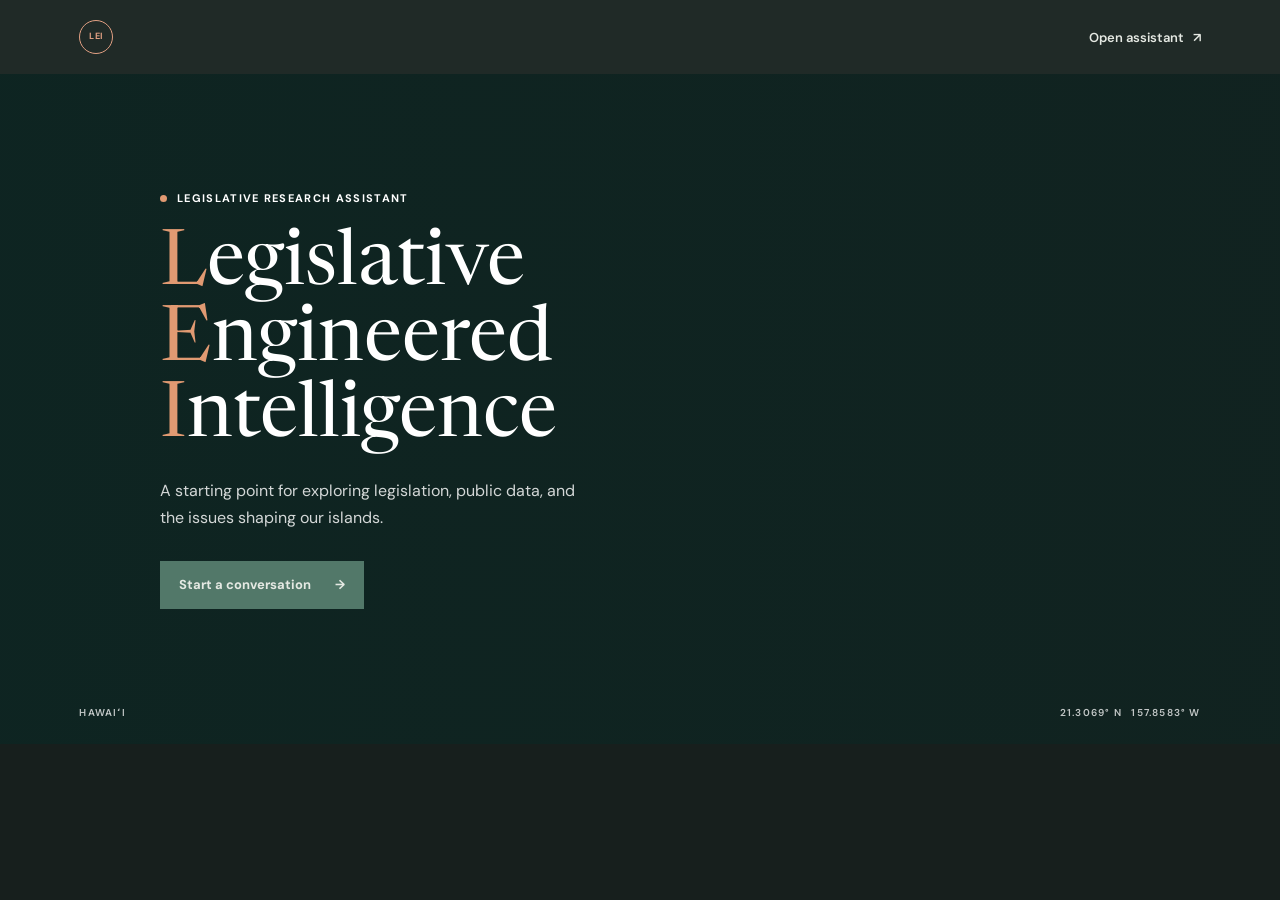
<file: index.html>
<!doctype html>
<html lang="en">
<head>
	<meta charset="utf-8">
	<meta name="viewport" content="width=device-width, initial-scale=1">
	<meta name="theme-color" content="#f6f5f0">
	<title>Hawai'i Legislative Assistant</title>
	<link rel="preconnect" href="https://fonts.googleapis.com">
	<link rel="preconnect" href="https://fonts.gstatic.com" crossorigin>
	<link href="https://fonts.googleapis.com/css2?family=DM+Sans:wght@400;500;600;700&family=Newsreader:opsz,wght@6..72,400;6..72,500&display=swap" rel="stylesheet">
	<link rel="stylesheet" href="css/style.css">
</head>

<body class="home-page">
	<header class="site-header">
		<span class="wordmark" role="img" aria-label="Legislative Engineered Intelligence">
			<span class="wordmark-mark" aria-hidden="true">LEI</span>
		</span>
		<a class="header-link" href="https://leimodel.streamlit.app/" target="_blank" rel="noopener noreferrer">Open assistant <span aria-hidden="true">&#8599;</span></a>
	</header>

	<main>
		<section class="home-hero" aria-labelledby="page-title">
			<div class="hero-image" role="img" aria-label="A calm view of the Pacific coastline"></div>
			<div class="hero-content">
				<p class="eyebrow"><span class="eyebrow-dot"></span> Legislative research assistant</p>
				<h1 id="page-title"><span class="brand-initial">L</span>egislative<br><span class="brand-initial">E</span>ngineered <span class="brand-initial">I</span>ntelligence</h1>
				<p class="hero-copy">A starting point for exploring legislation, public data, and the issues shaping our islands.</p>
				<a class="primary-link" href="https://leimodel.streamlit.app/" target="_blank" rel="noopener noreferrer">Start a conversation <span aria-hidden="true">&#8594;</span></a>
			</div>
			<div class="hero-caption"><span>HAWAI&#699;I</span><span>21.3069&deg; N &nbsp; 157.8583&deg; W</span></div>
		</section>
	</main>

	<script src="js/app.js" defer></script>
</body>
</html>
</file>
<file: css/style.css>
:root {
  color-scheme: dark;
  --ink: #e5e9e3;
  --muted: #aab5ae;
  --paper: #171f1d;
  --paper-light: #202a27;
  --line: #3c4b44;
  --forest: #527869;
  --forest-deep: #3e6255;
  --coral: #e2a083;
  --sans: "DM Sans", "Segoe UI", sans-serif;
  --serif: "Newsreader", Georgia, serif;
}

* { box-sizing: border-box; }

html, body { min-height: 100%; }

body {
  margin: 0;
  color: var(--ink);
  background: var(--paper);
  font-family: var(--sans);
  font-size: 15px;
  -webkit-font-smoothing: antialiased;
}

a { color: inherit; text-decoration: none; }
button, textarea { font: inherit; }
button { color: inherit; }

.site-header {
  height: 74px;
  padding: 0 6.2%;
  display: flex;
  align-items: center;
  justify-content: space-between;
  background: var(--paper-light);
}

.wordmark {
  display: inline-flex;
  align-items: center;
  gap: 11px;
  font-size: 13px;
  line-height: 1.25;
  font-weight: 700;
  letter-spacing: 0;
}

.brand-initial { color: var(--coral); }

.wordmark-mark {
  width: 34px;
  height: 34px;
  display: grid;
  place-items: center;
  border: 1px solid var(--coral);
  border-radius: 50%;
  color: var(--coral);
  font-family: var(--sans);
  font-size: 9px;
  font-weight: 700;
  letter-spacing: .03em;
}

.header-link, .home-link {
  display: inline-flex;
  align-items: center;
  gap: 9px;
  font-size: 13px;
  font-weight: 600;
}

.header-link:hover, .home-link:hover { color: var(--coral); }

.home-hero {
  position: relative;
  min-height: min(670px, calc(100svh - 74px));
  overflow: hidden;
  display: flex;
  align-items: center;
  color: #fff;
  background: var(--paper);
}

.hero-image {
  position: absolute;
  inset: 0;
  background-image: linear-gradient(90deg, rgba(13, 37, 34, .9) 0%, rgba(13, 37, 34, .78) 45%, rgba(13, 37, 34, .62) 100%), url("https://images.unsplash.com/photo-1500375592092-40eb2168fd21?auto=format&fit=crop&w=2400&q=85");
  background-position: center;
  background-size: cover;
  transform: scale(1.015);
  animation: image-arrive 1.2s ease-out both;
}

.hero-content {
  position: relative;
  width: min(680px, 85%);
  margin-left: 12.5%;
  padding: 74px 0 92px;
  animation: content-arrive .7s .08s ease-out both;
}

.eyebrow {
  display: flex;
  align-items: center;
  gap: 10px;
  margin: 0 0 23px;
  color: inherit;
  font-size: 11px;
  font-weight: 700;
  letter-spacing: .12em;
  text-transform: uppercase;
}

.eyebrow-dot {
  width: 7px;
  height: 7px;
  flex: 0 0 7px;
  border-radius: 50%;
  background: #e19a72;
}

.home-hero h1 {
  margin: 0;
  font-family: var(--serif);
  font-size: clamp(52px, 6vw, 82px);
  font-weight: 400;
  line-height: .99;
}

.home-hero .brand-initial { color: #e19a72; }

.hero-copy {
  max-width: 430px;
  margin: 22px 0 30px;
  color: rgba(255,255,255,.82);
  font-size: 16px;
  line-height: 1.65;
}

.primary-link {
  min-height: 48px;
  padding: 0 19px;
  display: inline-flex;
  align-items: center;
  gap: 24px;
  color: var(--ink);
  background: var(--forest);
  font-size: 13px;
  font-weight: 700;
  transition: background .2s, color .2s, transform .2s;
}

.primary-link:hover { color: var(--ink); background: var(--forest-deep); transform: translateY(-2px); }

.hero-caption {
  position: absolute;
  right: 6.2%;
  bottom: 25px;
  left: 6.2%;
  display: flex;
  justify-content: space-between;
  color: rgba(255,255,255,.75);
  font-size: 10px;
  font-weight: 600;
  letter-spacing: .12em;
}

/* Chat layout */
.chat-shell { min-height: 100svh; display: flex; }

.chat-sidebar {
  width: 264px;
  min-width: 264px;
  padding: 24px 18px 20px;
  display: flex;
  flex-direction: column;
  border-right: 1px solid var(--line);
  background: #efeee8;
}

.sidebar-top { display: flex; align-items: center; justify-content: space-between; margin: 0 2px 32px; }
.sidebar-top .wordmark { font-size: 12px; }
.sidebar-top .wordmark-mark { width: 32px; height: 32px; }
.icon-button {
  width: 38px;
  height: 38px;
  padding: 0;
  display: grid;
  place-items: center;
  border: 1px solid transparent;
  background: transparent;
  cursor: pointer;
}
.icon-button:hover { border-color: var(--line); background: rgba(255,255,255,.55); }
.sidebar-close { display: none; font-size: 24px; }

.new-chat-button {
  min-height: 44px;
  padding: 0 12px;
  display: flex;
  align-items: center;
  gap: 10px;
  border: 1px solid #c9d1ca;
  border-radius: 3px;
  background: transparent;
  text-align: left;
  font-size: 13px;
  font-weight: 600;
  cursor: pointer;
}
.new-chat-button span { font-size: 19px; line-height: 1; }
.new-chat-button:hover { border-color: var(--forest); background: rgba(255,255,255,.55); }
.sidebar-label { margin: 34px 8px 11px; color: #79837e; font-size: 10px; font-weight: 700; letter-spacing: .1em; text-transform: uppercase; }
.conversation-list { display: grid; gap: 4px; }
.conversation-item {
  min-height: 39px;
  padding: 0 9px;
  display: flex;
  align-items: center;
  gap: 9px;
  border: 0;
  background: transparent;
  text-align: left;
  font-size: 12px;
  cursor: pointer;
}
.conversation-item:hover, .conversation-item.is-current { background: rgba(255,255,255,.68); }
.conversation-indicator { width: 6px; height: 6px; border-radius: 50%; background: var(--coral); }
.sidebar-bottom { margin-top: auto; padding: 16px 8px 0; border-top: 1px solid var(--line); }
.sidebar-bottom p, .sidebar-bottom a { margin: 0; color: var(--muted); font-size: 11px; }
.sidebar-bottom a { display: inline-block; margin-top: 9px; color: var(--forest); font-weight: 600; }

.chat-main { min-width: 0; flex: 1; display: flex; flex-direction: column; }
.chat-header {
  height: 68px;
  min-height: 68px;
  padding: 0 4.2%;
  display: flex;
  align-items: center;
  justify-content: space-between;
  border-bottom: 1px solid var(--line);
  background: var(--paper-light);
}
.chat-heading { display: flex; align-items: center; gap: 11px; margin-right: auto; margin-left: 8px; }
.chat-heading-title { font-size: 13px; font-weight: 700; }
.prototype-badge { padding: 4px 7px; border: 1px solid #e8cdbf; border-radius: 2px; color: #9c573e; font-size: 9px; font-weight: 700; letter-spacing: .04em; text-transform: uppercase; }
.home-link { font-size: 12px; }
.menu-toggle { display: none; }

.chat-content { width: min(920px, 100%); min-height: 0; flex: 1; margin: 0 auto; padding: 0 36px; display: flex; flex-direction: column; }
.conversation { min-height: 0; flex: 1; overflow-y: auto; padding: clamp(50px, 9vh, 105px) 0 36px; }
.welcome-state { max-width: 690px; margin: 0 auto; }
.welcome-state .eyebrow { margin-bottom: 14px; color: var(--forest); font-size: 10px; }
.welcome-state h1 { margin: 0; font-family: var(--serif); font-size: clamp(42px, 5vw, 60px); font-weight: 400; line-height: .99; }
.welcome-copy { max-width: 500px; margin: 17px 0 32px; color: var(--muted); font-size: 13px; line-height: 1.7; }
.prompt-grid { display: grid; grid-template-columns: repeat(3, minmax(0, 1fr)); gap: 10px; }
.prompt-card {
  position: relative;
  min-height: 119px;
  padding: 15px 28px 15px 14px;
  display: flex;
  flex-direction: column;
  align-items: flex-start;
  justify-content: space-between;
  gap: 12px;
  border: 1px solid var(--line);
  border-radius: 3px;
  background: rgba(255,254,250,.68);
  text-align: left;
  font-size: 12px;
  font-weight: 600;
  line-height: 1.45;
  cursor: pointer;
  transition: border-color .2s, background .2s, transform .2s;
}
.prompt-card:hover { border-color: #9baea5; background: white; transform: translateY(-2px); }
.prompt-category { color: #78837e; font-size: 9px; font-weight: 700; letter-spacing: .08em; }
.prompt-arrow { position: absolute; top: 13px; right: 13px; color: var(--forest); font-size: 13px; }

.message-list { max-width: 690px; margin: 0 auto; display: grid; gap: 20px; }
.message-list:empty { display: none; }
.message { display: flex; flex-direction: column; gap: 7px; animation: content-arrive .25s ease-out both; }
.message-user { align-items: flex-end; }
.message-role { color: var(--muted); font-size: 10px; font-weight: 700; letter-spacing: .06em; text-transform: uppercase; }
.message-text { max-width: min(82%, 580px); margin: 0; padding: 12px 15px; border: 1px solid var(--line); border-radius: 3px; background: var(--paper-light); font-size: 13px; line-height: 1.6; white-space: pre-wrap; overflow-wrap: anywhere; }
.message-user .message-text { border-color: var(--forest); color: white; background: var(--forest); }
.message-assistant .message-text { max-width: 100%; }

.composer { position: relative; margin: 0 auto 21px; width: 100%; max-width: 690px; padding: 10px 10px 33px 15px; border: 1px solid #cfd3cc; border-radius: 4px; background: var(--paper-light); box-shadow: 0 5px 20px rgba(32,48,42,.035); }
.composer:focus-within { border-color: #7e9c90; box-shadow: 0 0 0 2px rgba(22,75,66,.08); }
.composer textarea { width: 100%; min-height: 34px; max-height: 140px; padding: 7px 8px 6px 0; display: block; resize: none; border: 0; outline: 0; color: var(--ink); background: transparent; font-size: 13px; line-height: 1.55; }
.composer textarea::placeholder { color: #89918c; }
.send-button { position: absolute; right: 10px; bottom: 10px; width: 29px; height: 29px; display: grid; place-items: center; border: 0; border-radius: 3px; color: white; background: var(--forest); font-size: 19px; cursor: pointer; }
.send-button:hover { background: var(--forest-deep); }
.composer-note { position: absolute; right: 49px; bottom: 17px; left: 15px; margin: 0; color: #89918c; font-size: 9px; line-height: 1.3; }
.visually-hidden { position: absolute; width: 1px; height: 1px; padding: 0; margin: -1px; overflow: hidden; clip: rect(0,0,0,0); white-space: nowrap; border: 0; }
.sidebar-scrim { display: none; }

@keyframes image-arrive { from { opacity: .65; transform: scale(1.04); } to { opacity: 1; transform: scale(1.015); } }
@keyframes content-arrive { from { opacity: 0; transform: translateY(9px); } to { opacity: 1; transform: translateY(0); } }

@media (max-width: 760px) {
  .site-header { height: 64px; padding: 0 22px; }
  .home-hero { min-height: min(650px, calc(100svh - 64px)); }
  .hero-image { background-position: 58% center; }
  .hero-content { width: auto; margin-left: 8%; padding: 66px 0 82px; }
  .home-hero h1 { font-size: clamp(50px, 12vw, 70px); }
  .hero-copy { max-width: 360px; margin-right: 8%; font-size: 14px; }
  .hero-caption { right: 8%; left: 8%; font-size: 9px; }
  .home-note { align-items: flex-start; flex-direction: column; gap: 13px; padding: 20px 8%; }
  .chat-sidebar { position: fixed; z-index: 5; top: 0; bottom: 0; left: 0; width: min(300px, 84vw); min-width: 0; transform: translateX(-102%); transition: transform .22s ease; box-shadow: 12px 0 30px rgba(20,37,32,.08); }
  .chat-sidebar.is-open { transform: translateX(0); }
  .sidebar-close, .menu-toggle { display: grid; }
  .sidebar-scrim.is-visible { position: fixed; z-index: 4; inset: 0; display: block; background: rgba(21,35,31,.32); }
  .chat-header { height: 60px; min-height: 60px; padding: 0 14px; }
  .chat-heading { gap: 8px; margin-left: 4px; }
  .chat-heading-title { font-size: 12px; }
  .prototype-badge { font-size: 8px; }
  .home-link { font-size: 11px; }
  .chat-content { padding: 0 20px; }
  .conversation { padding-top: clamp(38px, 8vh, 70px); }
  .welcome-state h1 { font-size: 49px; }
  .welcome-copy { margin-bottom: 24px; }
  .prompt-grid { grid-template-columns: 1fr; gap: 7px; }
  .prompt-card { min-height: 64px; padding: 10px 34px 10px 12px; gap: 4px; }
  .prompt-arrow { top: 50%; transform: translateY(-50%); }
  .message-text { max-width: 92%; }
}

@media (max-width: 400px) {
  .wordmark { font-size: 11px; }
  .chat-heading-title { max-width: 130px; }
  .home-link { gap: 5px; }
  .chat-content { padding: 0 15px; }
  .welcome-state h1 { font-size: 44px; }
}

@media (prefers-reduced-motion: reduce) {
  *, *::before, *::after { scroll-behavior: auto !important; animation-duration: .01ms !important; animation-iteration-count: 1 !important; transition-duration: .01ms !important; }
}
</file>
<file: css/site.css>
:root {
  color-scheme: dark;
  --ink: #e5e9e3;
  --muted: #aab5ae;
  --paper: #171f1d;
  --paper-light: #202a27;
  --line: #3c4b44;
  --forest: #527869;
  --forest-deep: #3e6255;
  --coral: #e2a083;
  --sans: "DM Sans", "Segoe UI", sans-serif;
  --serif: "Newsreader", Georgia, serif;
}

* { box-sizing: border-box; }

html, body { min-height: 100%; }

body {
  margin: 0;
  color: var(--ink);
  background: var(--paper);
  font-family: var(--sans);
  font-size: 15px;
  -webkit-font-smoothing: antialiased;
}

a { color: inherit; text-decoration: none; }
button, textarea { font: inherit; }
button { color: inherit; }

.site-header {
  height: 74px;
  padding: 0 6.2%;
  display: flex;
  align-items: center;
  justify-content: space-between;
  background: var(--paper-light);
}

.wordmark {
  display: inline-flex;
  align-items: center;
  gap: 11px;
  font-size: 13px;
  line-height: 1.25;
  font-weight: 700;
  letter-spacing: 0;
}

.brand-initial { color: var(--coral); }

.wordmark-mark {
  width: 34px;
  height: 34px;
  display: grid;
  place-items: center;
  border: 1px solid var(--coral);
  border-radius: 50%;
  color: var(--coral);
  font-family: var(--sans);
  font-size: 9px;
  font-weight: 700;
  letter-spacing: .03em;
}

.header-link, .home-link {
  display: inline-flex;
  align-items: center;
  gap: 9px;
  font-size: 13px;
  font-weight: 600;
}

.header-link:hover, .home-link:hover { color: var(--coral); }

.home-hero {
  position: relative;
  min-height: min(670px, calc(100svh - 74px));
  overflow: hidden;
  display: flex;
  align-items: center;
  color: #fff;
  background: var(--paper);
}

.hero-image {
  position: absolute;
  inset: 0;
  background-image: linear-gradient(90deg, rgba(13, 37, 34, .9) 0%, rgba(13, 37, 34, .78) 45%, rgba(13, 37, 34, .62) 100%), url("https://images.unsplash.com/photo-1500375592092-40eb2168fd21?auto=format&fit=crop&w=2400&q=85");
  background-position: center;
  background-size: cover;
  transform: scale(1.015);
  animation: image-arrive 1.2s ease-out both;
}

.hero-content {
  position: relative;
  width: min(680px, 85%);
  margin-left: 12.5%;
  padding: 74px 0 92px;
  animation: content-arrive .7s .08s ease-out both;
}

.eyebrow {
  display: flex;
  align-items: center;
  gap: 10px;
  margin: 0 0 23px;
  color: inherit;
  font-size: 11px;
  font-weight: 700;
  letter-spacing: .12em;
  text-transform: uppercase;
}

.eyebrow-dot {
  width: 7px;
  height: 7px;
  flex: 0 0 7px;
  border-radius: 50%;
  background: #e19a72;
}

.home-hero h1 {
  margin: 0;
  font-family: var(--serif);
  font-size: clamp(52px, 6vw, 82px);
  font-weight: 400;
  line-height: .99;
}

.home-hero .brand-initial { color: #e19a72; }

.hero-copy {
  max-width: 430px;
  margin: 22px 0 30px;
  color: rgba(255,255,255,.82);
  font-size: 16px;
  line-height: 1.65;
}

.primary-link {
  min-height: 48px;
  padding: 0 19px;
  display: inline-flex;
  align-items: center;
  gap: 24px;
  color: var(--ink);
  background: var(--forest);
  font-size: 13px;
  font-weight: 700;
  transition: background .2s, color .2s, transform .2s;
}

.primary-link:hover { color: var(--ink); background: var(--forest-deep); transform: translateY(-2px); }

.hero-caption {
  position: absolute;
  right: 6.2%;
  bottom: 25px;
  left: 6.2%;
  display: flex;
  justify-content: space-between;
  color: rgba(255,255,255,.75);
  font-size: 10px;
  font-weight: 600;
  letter-spacing: .12em;
}

/* Chat layout */
.chat-shell { min-height: 100svh; display: flex; }

.chat-sidebar {
  width: 264px;
  min-width: 264px;
  padding: 24px 18px 20px;
  display: flex;
  flex-direction: column;
  border-right: 1px solid var(--line);
  background: #efeee8;
}

.sidebar-top { display: flex; align-items: center; justify-content: space-between; margin: 0 2px 32px; }
.sidebar-top .wordmark { font-size: 12px; }
.sidebar-top .wordmark-mark { width: 32px; height: 32px; }
.icon-button {
  width: 38px;
  height: 38px;
  padding: 0;
  display: grid;
  place-items: center;
  border: 1px solid transparent;
  background: transparent;
  cursor: pointer;
}
.icon-button:hover { border-color: var(--line); background: rgba(255,255,255,.55); }
.sidebar-close { display: none; font-size: 24px; }

.new-chat-button {
  min-height: 44px;
  padding: 0 12px;
  display: flex;
  align-items: center;
  gap: 10px;
  border: 1px solid #c9d1ca;
  border-radius: 3px;
  background: transparent;
  text-align: left;
  font-size: 13px;
  font-weight: 600;
  cursor: pointer;
}
.new-chat-button span { font-size: 19px; line-height: 1; }
.new-chat-button:hover { border-color: var(--forest); background: rgba(255,255,255,.55); }
.sidebar-label { margin: 34px 8px 11px; color: #79837e; font-size: 10px; font-weight: 700; letter-spacing: .1em; text-transform: uppercase; }
.conversation-list { display: grid; gap: 4px; }
.conversation-item {
  min-height: 39px;
  padding: 0 9px;
  display: flex;
  align-items: center;
  gap: 9px;
  border: 0;
  background: transparent;
  text-align: left;
  font-size: 12px;
  cursor: pointer;
}
.conversation-item:hover, .conversation-item.is-current { background: rgba(255,255,255,.68); }
.conversation-indicator { width: 6px; height: 6px; border-radius: 50%; background: var(--coral); }
.sidebar-bottom { margin-top: auto; padding: 16px 8px 0; border-top: 1px solid var(--line); }
.sidebar-bottom p, .sidebar-bottom a { margin: 0; color: var(--muted); font-size: 11px; }
.sidebar-bottom a { display: inline-block; margin-top: 9px; color: var(--forest); font-weight: 600; }

.chat-main { min-width: 0; flex: 1; display: flex; flex-direction: column; }
.chat-header {
  height: 68px;
  min-height: 68px;
  padding: 0 4.2%;
  display: flex;
  align-items: center;
  justify-content: space-between;
  border-bottom: 1px solid var(--line);
  background: var(--paper-light);
}
.chat-heading { display: flex; align-items: center; gap: 11px; margin-right: auto; margin-left: 8px; }
.chat-heading-title { font-size: 13px; font-weight: 700; }
.prototype-badge { padding: 4px 7px; border: 1px solid #e8cdbf; border-radius: 2px; color: #9c573e; font-size: 9px; font-weight: 700; letter-spacing: .04em; text-transform: uppercase; }
.home-link { font-size: 12px; }
.menu-toggle { display: none; }

.chat-content { width: min(920px, 100%); min-height: 0; flex: 1; margin: 0 auto; padding: 0 36px; display: flex; flex-direction: column; }
.conversation { min-height: 0; flex: 1; overflow-y: auto; padding: clamp(50px, 9vh, 105px) 0 36px; }
.welcome-state { max-width: 690px; margin: 0 auto; }
.welcome-state .eyebrow { margin-bottom: 14px; color: var(--forest); font-size: 10px; }
.welcome-state h1 { margin: 0; font-family: var(--serif); font-size: clamp(42px, 5vw, 60px); font-weight: 400; line-height: .99; }
.welcome-copy { max-width: 500px; margin: 17px 0 32px; color: var(--muted); font-size: 13px; line-height: 1.7; }
.prompt-grid { display: grid; grid-template-columns: repeat(3, minmax(0, 1fr)); gap: 10px; }
.prompt-card {
  position: relative;
  min-height: 119px;
  padding: 15px 28px 15px 14px;
  display: flex;
  flex-direction: column;
  align-items: flex-start;
  justify-content: space-between;
  gap: 12px;
  border: 1px solid var(--line);
  border-radius: 3px;
  background: rgba(255,254,250,.68);
  text-align: left;
  font-size: 12px;
  font-weight: 600;
  line-height: 1.45;
  cursor: pointer;
  transition: border-color .2s, background .2s, transform .2s;
}
.prompt-card:hover { border-color: #9baea5; background: white; transform: translateY(-2px); }
.prompt-category { color: #78837e; font-size: 9px; font-weight: 700; letter-spacing: .08em; }
.prompt-arrow { position: absolute; top: 13px; right: 13px; color: var(--forest); font-size: 13px; }

.message-list { max-width: 690px; margin: 0 auto; display: grid; gap: 20px; }
.message-list:empty { display: none; }
.message { display: flex; flex-direction: column; gap: 7px; animation: content-arrive .25s ease-out both; }
.message-user { align-items: flex-end; }
.message-role { color: var(--muted); font-size: 10px; font-weight: 700; letter-spacing: .06em; text-transform: uppercase; }
.message-text { max-width: min(82%, 580px); margin: 0; padding: 12px 15px; border: 1px solid var(--line); border-radius: 3px; background: var(--paper-light); font-size: 13px; line-height: 1.6; white-space: pre-wrap; overflow-wrap: anywhere; }
.message-user .message-text { border-color: var(--forest); color: white; background: var(--forest); }
.message-assistant .message-text { max-width: 100%; }

.composer { position: relative; margin: 0 auto 21px; width: 100%; max-width: 690px; padding: 10px 10px 33px 15px; border: 1px solid #cfd3cc; border-radius: 4px; background: var(--paper-light); box-shadow: 0 5px 20px rgba(32,48,42,.035); }
.composer:focus-within { border-color: #7e9c90; box-shadow: 0 0 0 2px rgba(22,75,66,.08); }
.composer textarea { width: 100%; min-height: 34px; max-height: 140px; padding: 7px 8px 6px 0; display: block; resize: none; border: 0; outline: 0; color: var(--ink); background: transparent; font-size: 13px; line-height: 1.55; }
.composer textarea::placeholder { color: #89918c; }
.send-button { position: absolute; right: 10px; bottom: 10px; width: 29px; height: 29px; display: grid; place-items: center; border: 0; border-radius: 3px; color: white; background: var(--forest); font-size: 19px; cursor: pointer; }
.send-button:hover { background: var(--forest-deep); }
.composer-note { position: absolute; right: 49px; bottom: 17px; left: 15px; margin: 0; color: #89918c; font-size: 9px; line-height: 1.3; }
.visually-hidden { position: absolute; width: 1px; height: 1px; padding: 0; margin: -1px; overflow: hidden; clip: rect(0,0,0,0); white-space: nowrap; border: 0; }
.sidebar-scrim { display: none; }

@keyframes image-arrive { from { opacity: .65; transform: scale(1.04); } to { opacity: 1; transform: scale(1.015); } }
@keyframes content-arrive { from { opacity: 0; transform: translateY(9px); } to { opacity: 1; transform: translateY(0); } }

@media (max-width: 760px) {
  .site-header { height: 64px; padding: 0 22px; }
  .home-hero { min-height: min(650px, calc(100svh - 64px)); }
  .hero-image { background-position: 58% center; }
  .hero-content { width: auto; margin-left: 8%; padding: 66px 0 82px; }
  .home-hero h1 { font-size: clamp(50px, 12vw, 70px); }
  .hero-copy { max-width: 360px; margin-right: 8%; font-size: 14px; }
  .hero-caption { right: 8%; left: 8%; font-size: 9px; }
  .home-note { align-items: flex-start; flex-direction: column; gap: 13px; padding: 20px 8%; }
  .chat-sidebar { position: fixed; z-index: 5; top: 0; bottom: 0; left: 0; width: min(300px, 84vw); min-width: 0; transform: translateX(-102%); transition: transform .22s ease; box-shadow: 12px 0 30px rgba(20,37,32,.08); }
  .chat-sidebar.is-open { transform: translateX(0); }
  .sidebar-close, .menu-toggle { display: grid; }
  .sidebar-scrim.is-visible { position: fixed; z-index: 4; inset: 0; display: block; background: rgba(21,35,31,.32); }
  .chat-header { height: 60px; min-height: 60px; padding: 0 14px; }
  .chat-heading { gap: 8px; margin-left: 4px; }
  .chat-heading-title { font-size: 12px; }
  .prototype-badge { font-size: 8px; }
  .home-link { font-size: 11px; }
  .chat-content { padding: 0 20px; }
  .conversation { padding-top: clamp(38px, 8vh, 70px); }
  .welcome-state h1 { font-size: 49px; }
  .welcome-copy { margin-bottom: 24px; }
  .prompt-grid { grid-template-columns: 1fr; gap: 7px; }
  .prompt-card { min-height: 64px; padding: 10px 34px 10px 12px; gap: 4px; }
  .prompt-arrow { top: 50%; transform: translateY(-50%); }
  .message-text { max-width: 92%; }
}

@media (max-width: 400px) {
  .wordmark { font-size: 11px; }
  .chat-heading-title { max-width: 130px; }
  .home-link { gap: 5px; }
  .chat-content { padding: 0 15px; }
  .welcome-state h1 { font-size: 44px; }
}

@media (prefers-reduced-motion: reduce) {
  *, *::before, *::after { scroll-behavior: auto !important; animation-duration: .01ms !important; animation-iteration-count: 1 !important; transition-duration: .01ms !important; }
}
</file>
